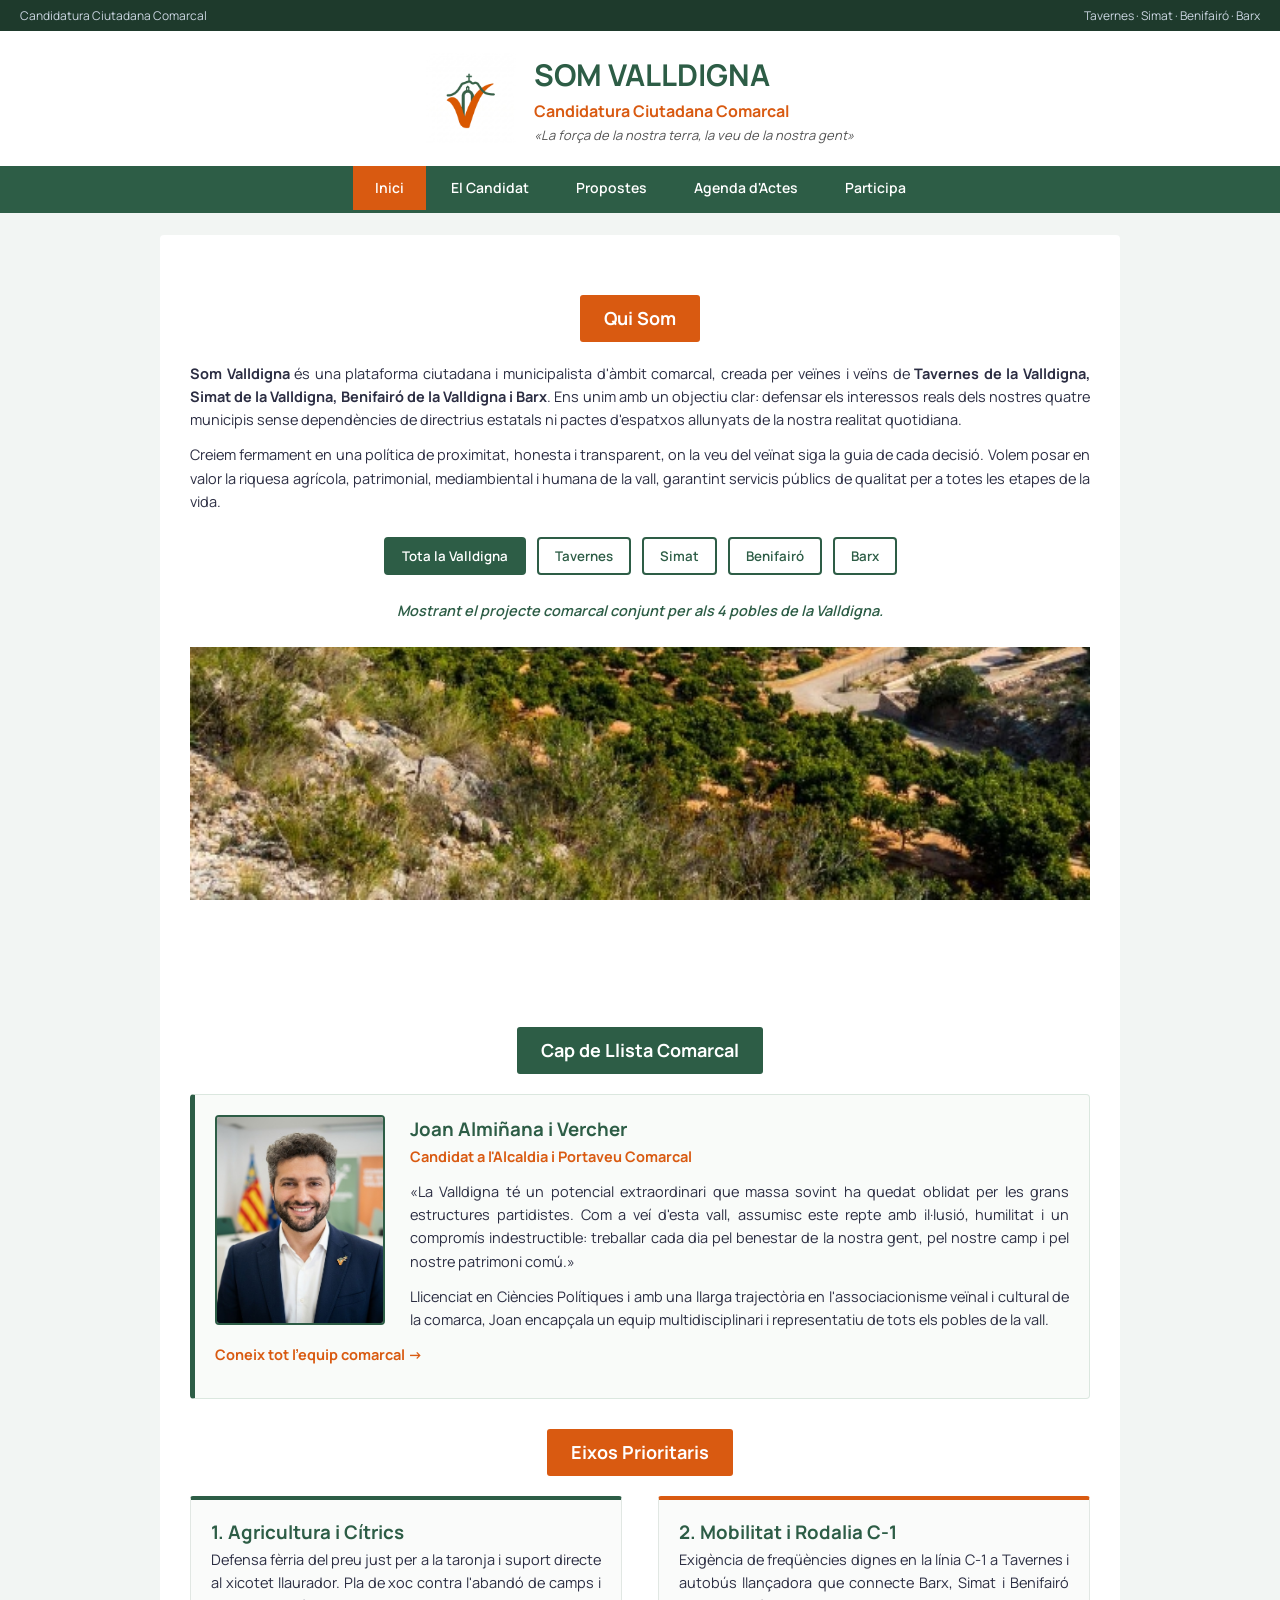
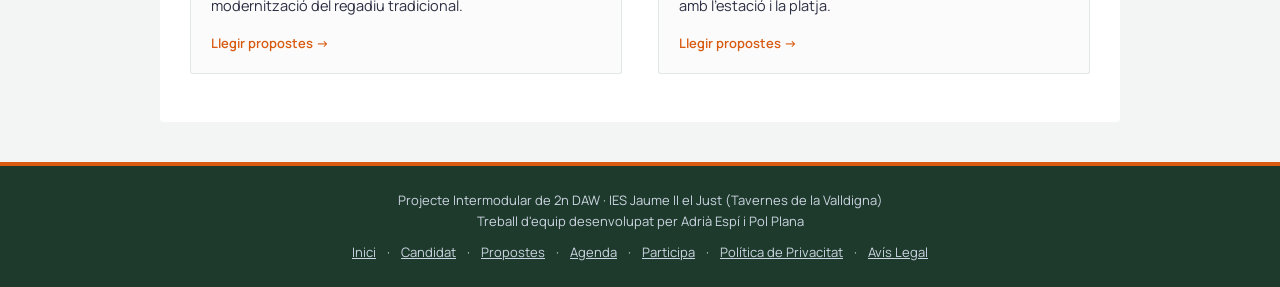
<file: web/index.html>
<!DOCTYPE html>
<html lang="ca">
<head>
  <meta charset="UTF-8">
  <meta name="viewport" content="width=device-width, initial-scale=1.0">
  <title>Som Valldigna - Candidatura Ciutadana Comarcal</title>
  <link rel="stylesheet" href="https://fonts.googleapis.com/css2?family=Manrope:wght@400;600;700&display=swap">
  <link rel="stylesheet" href="style.css">
</head>
<body>

  <header>
    <div class="barra">
      <span>Candidatura Ciutadana Comarcal</span>
      <span>Tavernes · Simat · Benifairó · Barx</span>
    </div>

    <div class="logo">
      <img src="assets/logoFinal.jpg" alt="Logo Som Valldigna">
      <div>
        <h1>SOM VALLDIGNA</h1>
        <p class="subtitol">Candidatura Ciutadana Comarcal</p>
        <p class="lema">«La força de la nostra terra, la veu de la nostra gent»</p>
      </div>
    </div>

    <nav>
      <ul>
        <li><a href="index.html" class="actiu">Inici</a></li>
        <li><a href="candidat.html">El Candidat</a></li>
        <li><a href="programa.html">Propostes</a></li>
        <li><a href="agenda.html">Agenda d'Actes</a></li>
        <li><a href="participa.html">Participa</a></li>
      </ul>
    </nav>
  </header>

  <main id="inici">
    <h2>Qui Som</h2>
    <p>
      <strong>Som Valldigna</strong> és una plataforma ciutadana i municipalista d'àmbit comarcal, creada per veïnes i
      veïns de <strong>Tavernes de la Valldigna, Simat de la Valldigna, Benifairó de la Valldigna i Barx</strong>. Ens
      unim amb un objectiu clar: defensar els interessos reals dels nostres quatre municipis sense dependències de
      directrius estatals ni pactes d'espatxos allunyats de la nostra realitat quotidiana.
    </p>
    <p>
      Creiem fermament en una política de proximitat, honesta i transparent, on la veu del veïnat siga la guia de cada
      decisió. Volem posar en valor la riquesa agrícola, patrimonial, mediambiental i humana de la vall, garantint
      servicis públics de qualitat per a totes les etapes de la vida.
    </p>

    <div class="filtre">
      <button class="btn actiu" onclick="filtrarPoble('tots', this)">Tota la Valldigna</button>
      <button class="btn" onclick="filtrarPoble('tavernes', this)">Tavernes</button>
      <button class="btn" onclick="filtrarPoble('simat', this)">Simat</button>
      <button class="btn" onclick="filtrarPoble('benifairo', this)">Benifairó</button>
      <button class="btn" onclick="filtrarPoble('barx', this)">Barx</button>
    </div>

    <div id="info-comarcal" class="bloc-info" style="margin-bottom: 25px;">
      <p id="text-filtre" style="text-align: center; font-style: italic; color: #2d5d46; font-weight: 600;">
        Mostrant el projecte comarcal conjunt per als 4 pobles de la Valldigna.
      </p>
    </div>

    <div class="parallax"></div>

    <h2 class="verd">Cap de Llista Comarcal</h2>
    <div class="candidat">
      <img src="assets/image.png" alt="Joan Almiñana i Vercher">
      <div>
        <h3>Joan Almiñana i Vercher</h3>
        <p class="carrec">Candidat a l'Alcaldia i Portaveu Comarcal</p>
        <p>
          «La Valldigna té un potencial extraordinari que massa sovint ha quedat oblidat per les grans estructures
          partidistes. Com a veí d'esta vall, assumisc este repte amb il·lusió, humilitat i un compromís indestructible:
          treballar cada dia pel benestar de la nostra gent, pel nostre camp i pel nostre patrimoni comú.»
        </p>
        <p>
          Llicenciat en Ciències Polítiques i amb una llarga trajectòria en l'associacionisme veïnal i cultural de la
          comarca, Joan encapçala un equip multidisciplinari i representatiu de tots els pobles de la vall.
        </p>
        <p style="margin-top: 10px;">
          <a href="candidat.html" style="color: #d95a11; font-weight: 700;">Coneix tot l'equip comarcal &rarr;</a>
        </p>
      </div>
    </div>

    <h2>Eixos Prioritaris</h2>
    <div class="propostes">
      <div class="tarja">
        <h3>1. Agricultura i Cítrics</h3>
        <p>
          Defensa fèrria del preu just per a la taronja i suport directe al xicotet llaurador. Pla de xoc contra l'abandó de camps i modernització del regadiu tradicional.
        </p>
        <a href="programa.html#agricultura" style="color: #d95a11; font-weight: 600; font-size: 13px;">Llegir propostes &rarr;</a>
      </div>

      <div class="tarja">
        <h3>2. Mobilitat i Rodalia C-1</h3>
        <p>
          Exigència de freqüències dignes en la línia C-1 a Tavernes i autobús llançadora que connecte Barx, Simat i Benifairó amb l'estació i la platja.
        </p>
        <a href="programa.html#mobilitat" style="color: #d95a11; font-weight: 600; font-size: 13px;">Llegir propostes &rarr;</a>
      </div>
    </div>
  </main>

  <footer>
    <p>Projecte Intermodular de 2n DAW · IES Jaume II el Just (Tavernes de la Valldigna)</p>
    <p>Treball d'equip desenvolupat per Adrià Espí i Pol Plana</p>
    <div class="links">
      <a href="index.html">Inici</a> ·
      <a href="candidat.html">Candidat</a> ·
      <a href="programa.html">Propostes</a> ·
      <a href="agenda.html">Agenda</a> ·
      <a href="participa.html">Participa</a> ·
      <a href="#">Política de Privacitat</a> ·
      <a href="#">Avís Legal</a>
    </div>
  </footer>

  <script>
    function filtrarPoble(poble, btn) {
      document.querySelectorAll('.btn').forEach(b => b.classList.remove('actiu'));
      btn.classList.add('actiu');
      const textFiltre = document.getElementById('text-filtre');
      if (poble === 'tavernes') {
        textFiltre.textContent = "Prioritats per a Tavernes: Rodalia C-1, regeneració de la platja, polígon industrial i vivenda jove.";
      } else if (poble === 'simat') {
        textFiltre.textContent = "Prioritats per a Simat: Protecció del Monestir de Santa Maria, dinamització turística sostenible i connexió d'autobús.";
      } else if (poble === 'benifairo') {
        textFiltre.textContent = "Prioritats per a Benifairó: Impuls al sector citrícola, suport a les associacions locals i transport comarcal.";
      } else if (poble === 'barx') {
        textFiltre.textContent = "Prioritats per a Barx i La Drova: Comunicacions viàries segures, turisme de muntanya sostenible i servicis sanitaris continus.";
      } else {
        textFiltre.textContent = "Mostrant el projecte comarcal conjunt per als 4 pobles de la Valldigna.";
      }
    }
  </script>

</body>
</html>
</file>
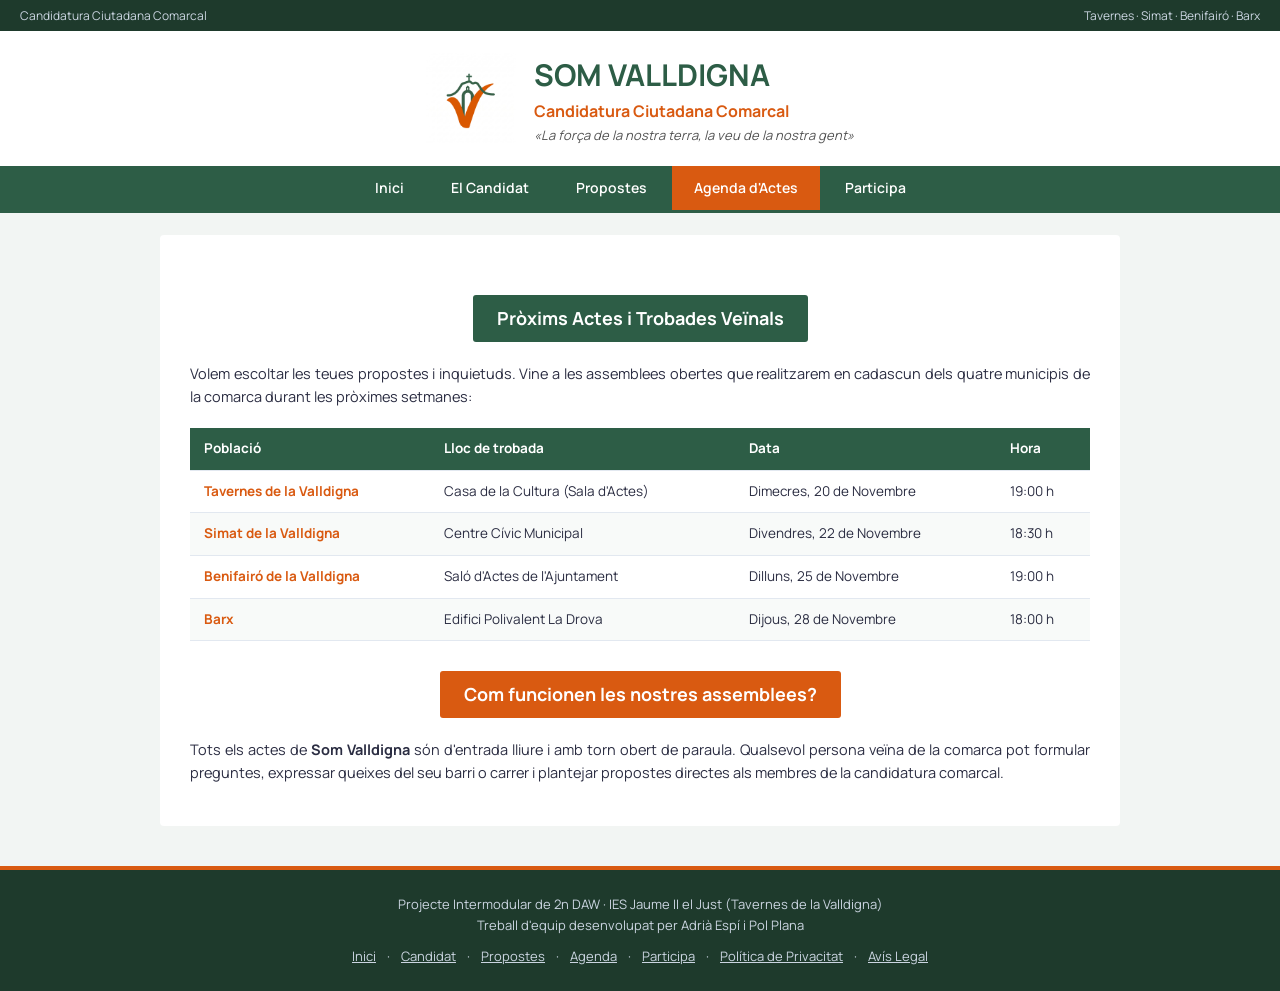
<file: web/agenda.html>
<!DOCTYPE html>
<html lang="ca">
<head>
  <meta charset="UTF-8">
  <meta name="viewport" content="width=device-width, initial-scale=1.0">
  <title>Agenda d'Actes i Trobades - Som Valldigna</title>
  <link rel="stylesheet" href="https://fonts.googleapis.com/css2?family=Manrope:wght@400;600;700&display=swap">
  <link rel="stylesheet" href="style.css">
</head>
<body>

  <header>
    <div class="barra">
      <span>Candidatura Ciutadana Comarcal</span>
      <span>Tavernes · Simat · Benifairó · Barx</span>
    </div>

    <div class="logo">
      <img src="assets/logoFinal.jpg" alt="Logo Som Valldigna">
      <div>
        <h1>SOM VALLDIGNA</h1>
        <p class="subtitol">Candidatura Ciutadana Comarcal</p>
        <p class="lema">«La força de la nostra terra, la veu de la nostra gent»</p>
      </div>
    </div>

    <nav>
      <ul>
        <li><a href="index.html">Inici</a></li>
        <li><a href="candidat.html">El Candidat</a></li>
        <li><a href="programa.html">Propostes</a></li>
        <li><a href="agenda.html" class="actiu">Agenda d'Actes</a></li>
        <li><a href="participa.html">Participa</a></li>
      </ul>
    </nav>
  </header>

  <main>
    <h2 class="verd">Pròxims Actes i Trobades Veïnals</h2>
    <p>
      Volem escoltar les teues propostes i inquietuds. Vine a les assemblees obertes que realitzarem en cadascun dels quatre municipis de la comarca durant les pròximes setmanes:
    </p>

    <table class="agenda">
      <thead>
        <tr>
          <th>Població</th>
          <th>Lloc de trobada</th>
          <th>Data</th>
          <th>Hora</th>
        </tr>
      </thead>
      <tbody>
        <tr>
          <td class="poble">Tavernes de la Valldigna</td>
          <td>Casa de la Cultura (Sala d'Actes)</td>
          <td>Dimecres, 20 de Novembre</td>
          <td>19:00 h</td>
        </tr>
        <tr>
          <td class="poble">Simat de la Valldigna</td>
          <td>Centre Cívic Municipal</td>
          <td>Divendres, 22 de Novembre</td>
          <td>18:30 h</td>
        </tr>
        <tr>
          <td class="poble">Benifairó de la Valldigna</td>
          <td>Saló d'Actes de l'Ajuntament</td>
          <td>Dilluns, 25 de Novembre</td>
          <td>19:00 h</td>
        </tr>
        <tr>
          <td class="poble">Barx</td>
          <td>Edifici Polivalent La Drova</td>
          <td>Dijous, 28 de Novembre</td>
          <td>18:00 h</td>
        </tr>
      </tbody>
    </table>

    <h2>Com funcionen les nostres assemblees?</h2>
    <p>
      Tots els actes de <strong>Som Valldigna</strong> són d'entrada lliure i amb torn obert de paraula. Qualsevol persona veïna de la comarca pot formular preguntes, expressar queixes del seu barri o carrer i plantejar propostes directes als membres de la candidatura comarcal.
    </p>
  </main>

  <footer>
    <p>Projecte Intermodular de 2n DAW · IES Jaume II el Just (Tavernes de la Valldigna)</p>
    <p>Treball d'equip desenvolupat per Adrià Espí i Pol Plana</p>
    <div class="links">
      <a href="index.html">Inici</a> ·
      <a href="candidat.html">Candidat</a> ·
      <a href="programa.html">Propostes</a> ·
      <a href="agenda.html">Agenda</a> ·
      <a href="participa.html">Participa</a> ·
      <a href="#">Política de Privacitat</a> ·
      <a href="#">Avís Legal</a>
    </div>
  </footer>

</body>
</html>
</file>
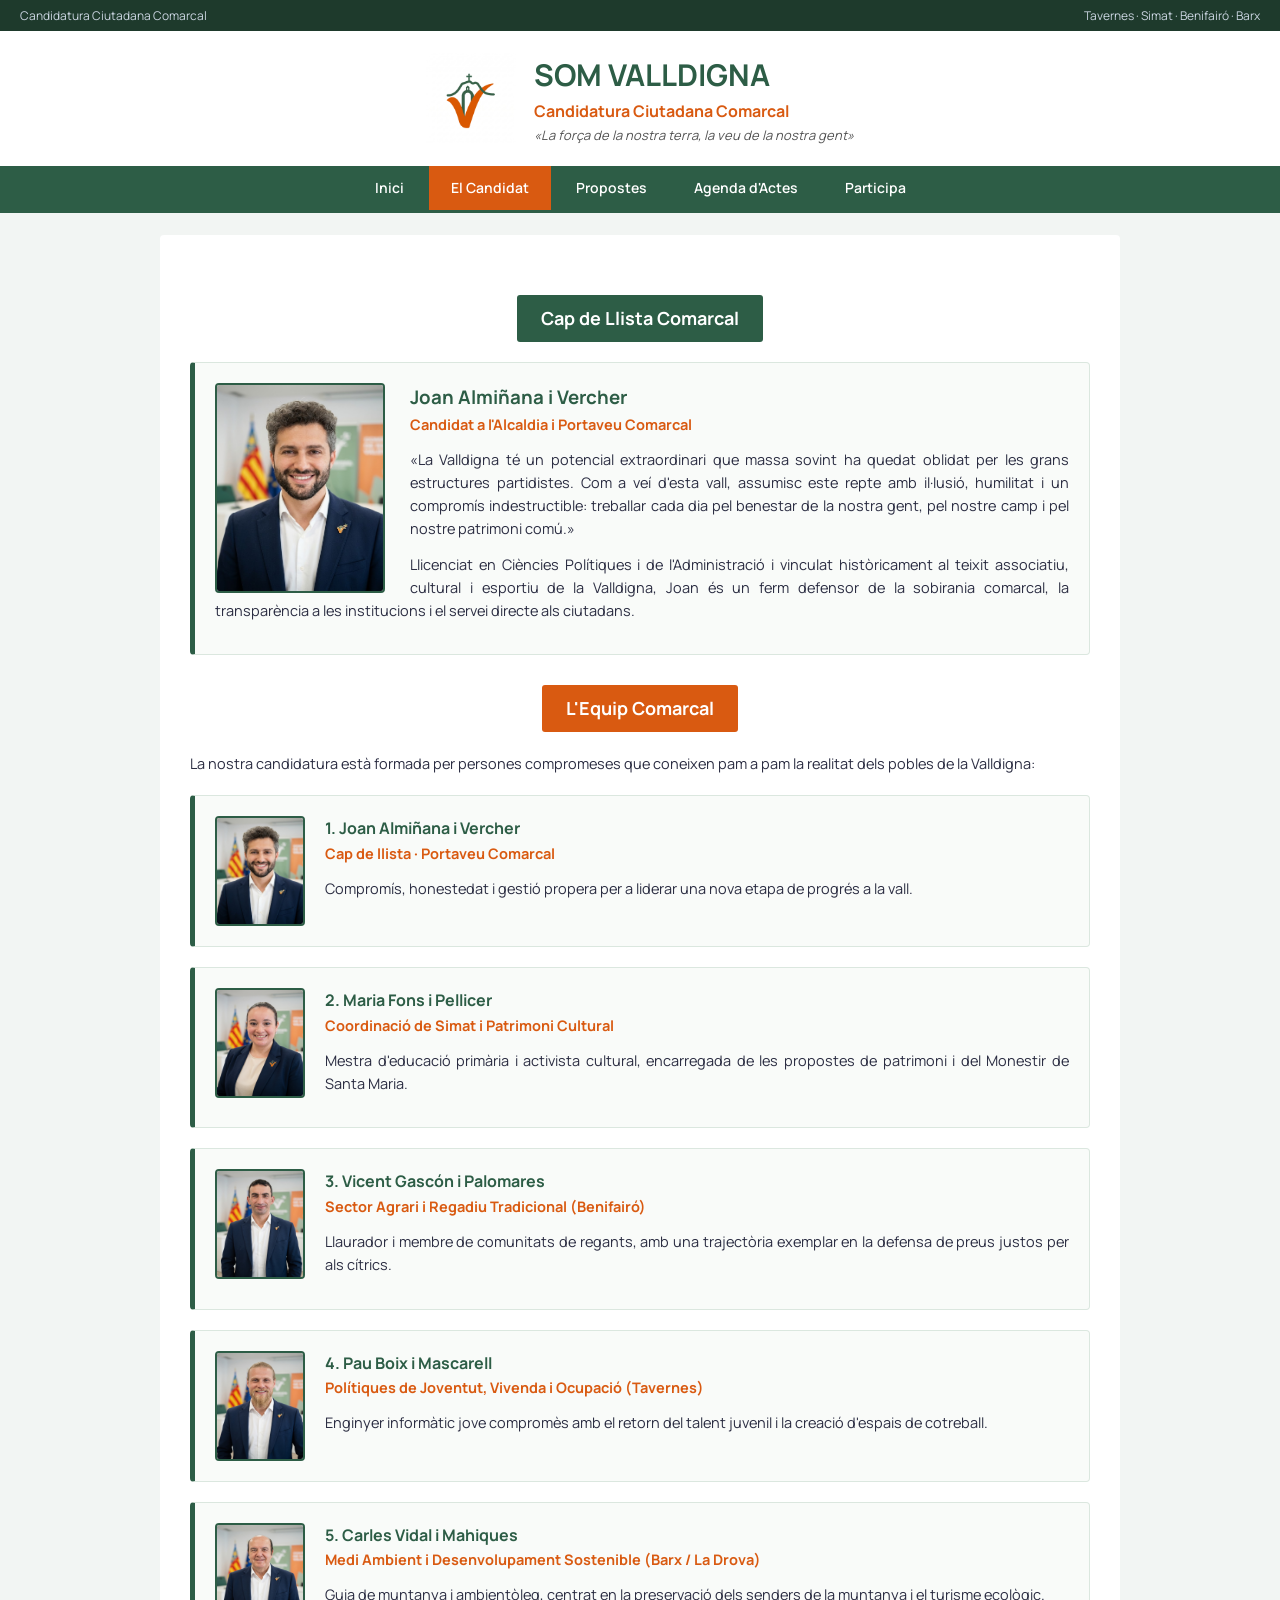
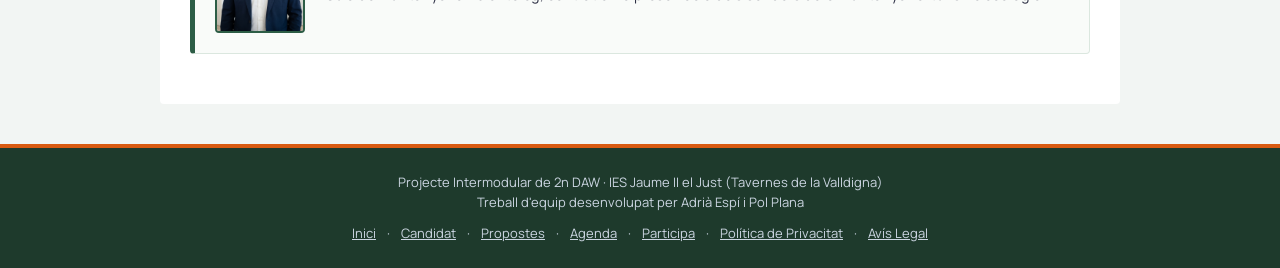
<file: web/candidat.html>
<!DOCTYPE html>
<html lang="ca">
<head>
  <meta charset="UTF-8">
  <meta name="viewport" content="width=device-width, initial-scale=1.0">
  <title>El Candidat i l'Equip - Som Valldigna</title>
  <link rel="stylesheet" href="https://fonts.googleapis.com/css2?family=Manrope:wght@400;600;700&display=swap">
  <link rel="stylesheet" href="style.css">
</head>
<body>

  <header>
    <div class="barra">
      <span>Candidatura Ciutadana Comarcal</span>
      <span>Tavernes · Simat · Benifairó · Barx</span>
    </div>

    <div class="logo">
      <img src="assets/logoFinal.jpg" alt="Logo Som Valldigna">
      <div>
        <h1>SOM VALLDIGNA</h1>
        <p class="subtitol">Candidatura Ciutadana Comarcal</p>
        <p class="lema">«La força de la nostra terra, la veu de la nostra gent»</p>
      </div>
    </div>

    <nav>
      <ul>
        <li><a href="index.html">Inici</a></li>
        <li><a href="candidat.html" class="actiu">El Candidat</a></li>
        <li><a href="programa.html">Propostes</a></li>
        <li><a href="agenda.html">Agenda d'Actes</a></li>
        <li><a href="participa.html">Participa</a></li>
      </ul>
    </nav>
  </header>

  <main>
    <h2 class="verd">Cap de Llista Comarcal</h2>
    <div class="candidat">
      <img src="assets/image.png" alt="Joan Almiñana i Vercher">
      <div>
        <h3>Joan Almiñana i Vercher</h3>
        <p class="carrec">Candidat a l'Alcaldia i Portaveu Comarcal</p>
        <p>
          «La Valldigna té un potencial extraordinari que massa sovint ha quedat oblidat per les grans estructures
          partidistes. Com a veí d'esta vall, assumisc este repte amb il·lusió, humilitat i un compromís indestructible:
          treballar cada dia pel benestar de la nostra gent, pel nostre camp i pel nostre patrimoni comú.»
        </p>
        <p>
          Llicenciat en Ciències Polítiques i de l'Administració i vinculat històricament al teixit associatiu, cultural i esportiu de la Valldigna, Joan és un ferm defensor de la sobirania comarcal, la transparència a les institucions i el servei directe als ciutadans.
        </p>
      </div>
    </div>

    <h2>L'Equip Comarcal</h2>
    <p>
      La nostra candidatura està formada per persones compromeses que coneixen pam a pam la realitat dels pobles de la Valldigna:
    </p>

    <div class="llista-equip">
      <div class="membre">
        <img src="assets/image.png" alt="Joan Almiñana i Vercher">
        <div class="info">
          <h4>1. Joan Almiñana i Vercher</h4>
          <p class="rol">Cap de llista · Portaveu Comarcal</p>
          <p>Compromís, honestedat i gestió propera per a liderar una nova etapa de progrés a la vall.</p>
        </div>
      </div>

      <div class="membre">
        <img src="assets/candidat2_simat.jpeg" alt="Maria Fons i Pellicer">
        <div class="info">
          <h4>2. Maria Fons i Pellicer</h4>
          <p class="rol">Coordinació de Simat i Patrimoni Cultural</p>
          <p>Mestra d'educació primària i activista cultural, encarregada de les propostes de patrimoni i del Monestir de Santa Maria.</p>
        </div>
      </div>

      <div class="membre">
        <img src="assets/candidat3_benifairo.jpeg" alt="Vicent Gascón i Palomares">
        <div class="info">
          <h4>3. Vicent Gascón i Palomares</h4>
          <p class="rol">Sector Agrari i Regadiu Tradicional (Benifairó)</p>
          <p>Llaurador i membre de comunitats de regants, amb una trajectòria exemplar en la defensa de preus justos per als cítrics.</p>
        </div>
      </div>

      <div class="membre">
        <img src="assets/candidat4_tavernes.jpeg" alt="Pau Boix i Mascarell">
        <div class="info">
          <h4>4. Pau Boix i Mascarell</h4>
          <p class="rol">Polítiques de Joventut, Vivenda i Ocupació (Tavernes)</p>
          <p>Enginyer informàtic jove compromès amb el retorn del talent juvenil i la creació d'espais de cotreball.</p>
        </div>
      </div>

      <div class="membre">
        <img src="assets/candidat5_barx.jpeg" alt="Carles Vidal i Mahiques">
        <div class="info">
          <h4>5. Carles Vidal i Mahiques</h4>
          <p class="rol">Medi Ambient i Desenvolupament Sostenible (Barx / La Drova)</p>
          <p>Guia de muntanya i ambientòleg, centrat en la preservació dels senders de la muntanya i el turisme ecològic.</p>
        </div>
      </div>
    </div>
  </main>

  <footer>
    <p>Projecte Intermodular de 2n DAW · IES Jaume II el Just (Tavernes de la Valldigna)</p>
    <p>Treball d'equip desenvolupat per Adrià Espí i Pol Plana</p>
    <div class="links">
      <a href="index.html">Inici</a> ·
      <a href="candidat.html">Candidat</a> ·
      <a href="programa.html">Propostes</a> ·
      <a href="agenda.html">Agenda</a> ·
      <a href="participa.html">Participa</a> ·
      <a href="#">Política de Privacitat</a> ·
      <a href="#">Avís Legal</a>
    </div>
  </footer>

</body>
</html>
</file>
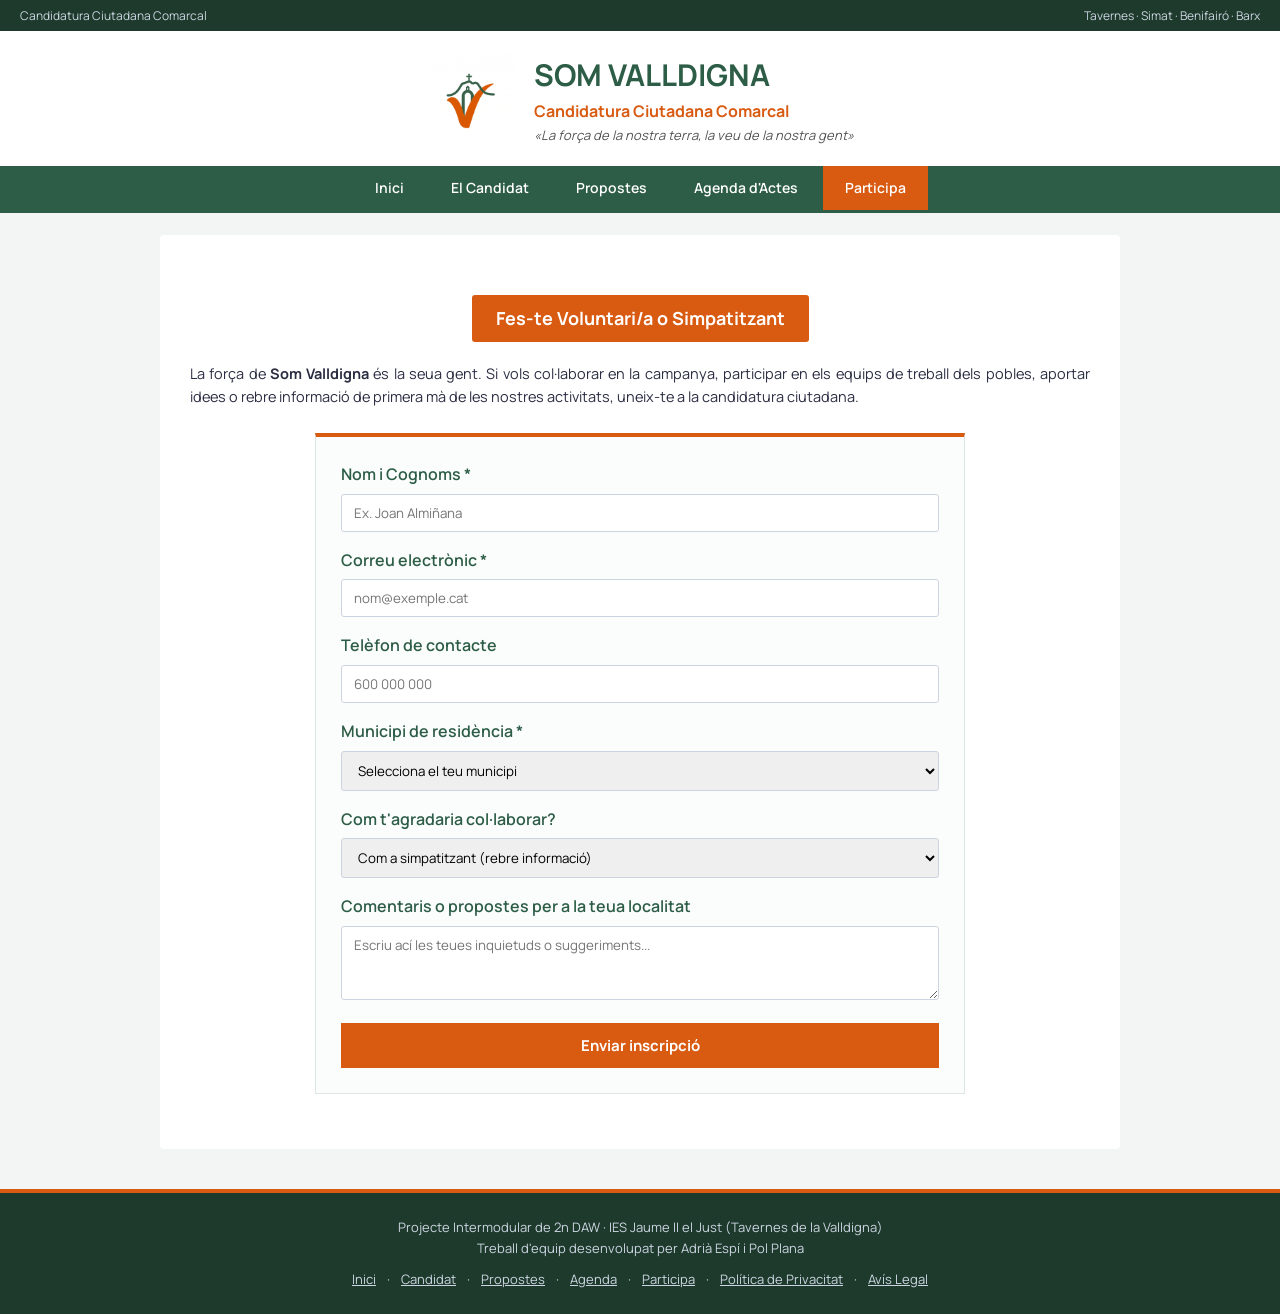
<file: web/participa.html>
<!DOCTYPE html>
<html lang="ca">
<head>
  <meta charset="UTF-8">
  <meta name="viewport" content="width=device-width, initial-scale=1.0">
  <title>Participa i Fes-te Voluntari - Som Valldigna</title>
  <link rel="stylesheet" href="https://fonts.googleapis.com/css2?family=Manrope:wght@400;600;700&display=swap">
  <link rel="stylesheet" href="style.css">
</head>
<body>

  <header>
    <div class="barra">
      <span>Candidatura Ciutadana Comarcal</span>
      <span>Tavernes · Simat · Benifairó · Barx</span>
    </div>

    <div class="logo">
      <img src="assets/logoFinal.jpg" alt="Logo Som Valldigna">
      <div>
        <h1>SOM VALLDIGNA</h1>
        <p class="subtitol">Candidatura Ciutadana Comarcal</p>
        <p class="lema">«La força de la nostra terra, la veu de la nostra gent»</p>
      </div>
    </div>

    <nav>
      <ul>
        <li><a href="index.html">Inici</a></li>
        <li><a href="candidat.html">El Candidat</a></li>
        <li><a href="programa.html">Propostes</a></li>
        <li><a href="agenda.html">Agenda d'Actes</a></li>
        <li><a href="participa.html" class="actiu">Participa</a></li>
      </ul>
    </nav>
  </header>

  <main>
    <h2>Fes-te Voluntari/a o Simpatitzant</h2>
    <p>
      La força de <strong>Som Valldigna</strong> és la seua gent. Si vols col·laborar en la campanya, participar en els equips de treball dels pobles, aportar idees o rebre informació de primera mà de les nostres activitats, uneix-te a la candidatura ciutadana.
    </p>

    <form class="form" id="form-voluntariat" onsubmit="enviarFormulari(event)">
      <div class="camp">
        <label for="nom">Nom i Cognoms *</label>
        <input type="text" id="nom" name="nom" required placeholder="Ex. Joan Almiñana">
      </div>

      <div class="camp">
        <label for="email">Correu electrònic *</label>
        <input type="email" id="email" name="email" required placeholder="nom@exemple.cat">
      </div>

      <div class="camp">
        <label for="telefon">Telèfon de contacte</label>
        <input type="tel" id="telefon" name="telefon" placeholder="600 000 000">
      </div>

      <div class="camp">
        <label for="municipi">Municipi de residència *</label>
        <select id="municipi" name="municipi" required>
          <option value="" disabled selected>Selecciona el teu municipi</option>
          <option value="Tavernes">Tavernes de la Valldigna</option>
          <option value="Simat">Simat de la Valldigna</option>
          <option value="Benifairo">Benifairó de la Valldigna</option>
          <option value="Barx">Barx / La Drova</option>
        </select>
      </div>

      <div class="camp">
        <label for="interes">Com t'agradaria col·laborar?</label>
        <select id="interes" name="interes">
          <option value="simpatitzant">Com a simpatitzant (rebre informació)</option>
          <option value="actes">Suport en actes i assemblees</option>
          <option value="xarxes">Difusió i comunicació en xarxes</option>
          <option value="programa">Grups de treball del programa comarcal</option>
        </select>
      </div>

      <div class="camp">
        <label for="missatge">Comentaris o propostes per a la teua localitat</label>
        <textarea id="missatge" name="missatge" rows="3" placeholder="Escriu ací les teues inquietuds o suggeriments..."></textarea>
      </div>

      <button type="submit" class="enviar">Enviar inscripció</button>

      <div class="exit" id="missatge-confirmacio">
        Moltes gràcies pel teu suport a Som Valldigna! Ens posarem en contacte amb tu prompte.
      </div>
    </form>
  </main>

  <footer>
    <p>Projecte Intermodular de 2n DAW · IES Jaume II el Just (Tavernes de la Valldigna)</p>
    <p>Treball d'equip desenvolupat per Adrià Espí i Pol Plana</p>
    <div class="links">
      <a href="index.html">Inici</a> ·
      <a href="candidat.html">Candidat</a> ·
      <a href="programa.html">Propostes</a> ·
      <a href="agenda.html">Agenda</a> ·
      <a href="participa.html">Participa</a> ·
      <a href="#">Política de Privacitat</a> ·
      <a href="#">Avís Legal</a>
    </div>
  </footer>

  <script>
    function enviarFormulari(e) {
      e.preventDefault();
      const confirmacio = document.getElementById('missatge-confirmacio');
      confirmacio.style.display = 'block';
      document.getElementById('form-voluntariat').reset();
      confirmacio.scrollIntoView({ behavior: 'smooth' });
    }
  </script>

</body>
</html>
</file>
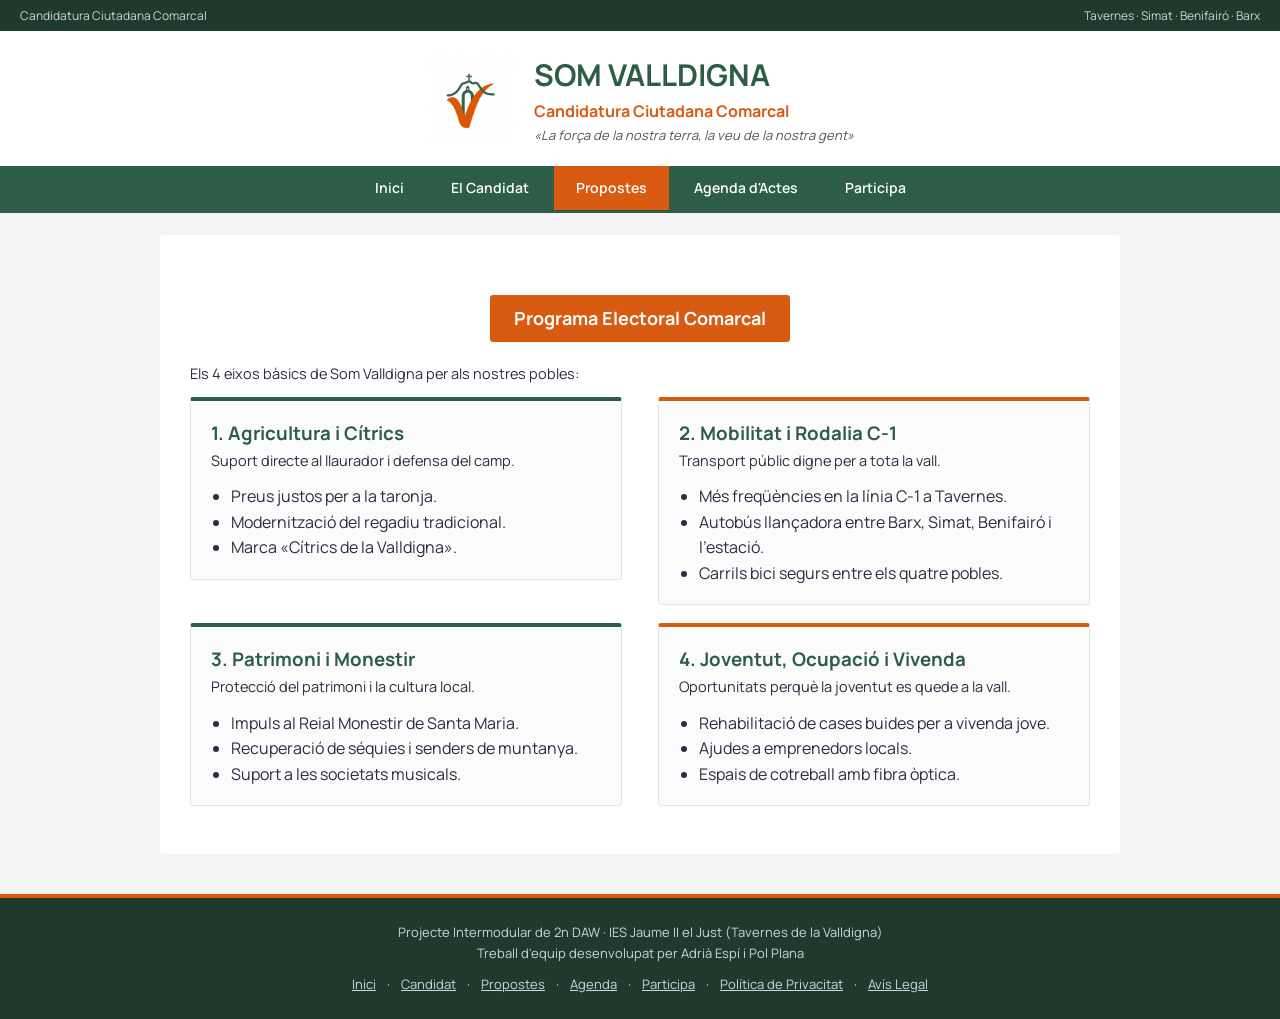
<file: web/programa.html>
<!DOCTYPE html>
<html lang="ca">
<head>
  <meta charset="UTF-8">
  <meta name="viewport" content="width=device-width, initial-scale=1.0">
  <title>Propostes i Programa Electoral - Som Valldigna</title>
  <link rel="stylesheet" href="https://fonts.googleapis.com/css2?family=Manrope:wght@400;600;700&display=swap">
  <link rel="stylesheet" href="style.css">
</head>
<body>

  <header>
    <div class="barra">
      <span>Candidatura Ciutadana Comarcal</span>
      <span>Tavernes · Simat · Benifairó · Barx</span>
    </div>

    <div class="logo">
      <img src="assets/logoFinal.jpg" alt="Logo Som Valldigna">
      <div>
        <h1>SOM VALLDIGNA</h1>
        <p class="subtitol">Candidatura Ciutadana Comarcal</p>
        <p class="lema">«La força de la nostra terra, la veu de la nostra gent»</p>
      </div>
    </div>

    <nav>
      <ul>
        <li><a href="index.html">Inici</a></li>
        <li><a href="candidat.html">El Candidat</a></li>
        <li><a href="programa.html" class="actiu">Propostes</a></li>
        <li><a href="agenda.html">Agenda d'Actes</a></li>
        <li><a href="participa.html">Participa</a></li>
      </ul>
    </nav>
  </header>

  <main>
    <h2>Programa Electoral Comarcal</h2>
    <p>
      Els 4 eixos bàsics de Som Valldigna per als nostres pobles:
    </p>

    <div class="propostes">
      <div class="tarja" id="agricultura">
        <h3>1. Agricultura i Cítrics</h3>
        <p>Suport directe al llaurador i defensa del camp.</p>
        <ul>
          <li>Preus justos per a la taronja.</li>
          <li>Modernització del regadiu tradicional.</li>
          <li>Marca «Cítrics de la Valldigna».</li>
        </ul>
      </div>

      <div class="tarja" id="mobilitat">
        <h3>2. Mobilitat i Rodalia C-1</h3>
        <p>Transport públic digne per a tota la vall.</p>
        <ul>
          <li>Més freqüències en la línia C-1 a Tavernes.</li>
          <li>Autobús llançadora entre Barx, Simat, Benifairó i l'estació.</li>
          <li>Carrils bici segurs entre els quatre pobles.</li>
        </ul>
      </div>

      <div class="tarja" id="patrimoni">
        <h3>3. Patrimoni i Monestir</h3>
        <p>Protecció del patrimoni i la cultura local.</p>
        <ul>
          <li>Impuls al Reial Monestir de Santa Maria.</li>
          <li>Recuperació de séquies i senders de muntanya.</li>
          <li>Suport a les societats musicals.</li>
        </ul>
      </div>

      <div class="tarja" id="joventut">
        <h3>4. Joventut, Ocupació i Vivenda</h3>
        <p>Oportunitats perquè la joventut es quede a la vall.</p>
        <ul>
          <li>Rehabilitació de cases buides per a vivenda jove.</li>
          <li>Ajudes a emprenedors locals.</li>
          <li>Espais de cotreball amb fibra òptica.</li>
        </ul>
      </div>
    </div>
  </main>

  <footer>
    <p>Projecte Intermodular de 2n DAW · IES Jaume II el Just (Tavernes de la Valldigna)</p>
    <p>Treball d'equip desenvolupat per Adrià Espí i Pol Plana</p>
    <div class="links">
      <a href="index.html">Inici</a> ·
      <a href="candidat.html">Candidat</a> ·
      <a href="programa.html">Propostes</a> ·
      <a href="agenda.html">Agenda</a> ·
      <a href="participa.html">Participa</a> ·
      <a href="#">Política de Privacitat</a> ·
      <a href="#">Avís Legal</a>
    </div>
  </footer>

</body>
</html>
</file>
<file: web/style.css>
* {
  margin: 0;
  padding: 0;
  box-sizing: border-box;
  font-family: "Manrope", sans-serif;
}
body {
  background: #f2f5f3;
  color: #2b2d42;
  line-height: 1.6;
  padding-top: 210px;
}
a {
  text-decoration: none;
  color: inherit;
}
header {
  position: fixed;
  top: 0;
  left: 0;
  width: 100%;
  z-index: 1000;
  background: #fff;
  border-bottom: 3px solid #2d5d46;
}
.barra,
footer {
  background: #1e3a2c;
  color: #cbd5e1;
  font-size: 12px;
}
.barra {
  padding: 6px 20px;
}
.barra span:last-child {
  float: right;
}
.logo {
  text-align: center;
  padding: 20px;
}
.logo img {
  height: 90px;
  vertical-align: middle;
  margin-right: 15px;
}
.logo div {
  display: inline-block;
  vertical-align: middle;
  text-align: left;
}
.logo h1,
.candidat h3,
.membre h4,
.tarja h3,
.tarja h4 {
  color: #2d5d46;
}
.logo h1 {
  font-size: 30px;
}
.subtitol,
.carrec,
.membre .rol,
.agenda .poble {
  color: #d95a11;
  font-weight: 700;
}
.lema {
  font-size: 13px;
  color: #555;
  font-style: italic;
}
nav,
.verd,
.agenda th {
  background: #2d5d46;
  color: #fff;
}
nav ul {
  text-align: center;
  list-style: none;
}
nav li {
  display: inline-block;
}
nav a {
  display: block;
  padding: 11px 22px;
  font-weight: 600;
  font-size: 14px;
}
nav a:hover,
nav .actiu,
h2 {
  background: #d95a11;
  color: #fff;
}
main {
  max-width: 960px;
  margin: 25px auto;
  background: #fff;
  padding: 30px;
  border-radius: 4px;
}
main p {
  font-size: 14.5px;
  margin-bottom: 12px;
  text-align: justify;
}
h2 {
  padding: 9px 24px;
  font-size: 18px;
  width: fit-content;
  margin: 30px auto 20px;
  border-radius: 3px;
}
.candidat::after,
.membre::after,
.propostes::after {
  content: "";
  display: table;
  clear: both;
}
.candidat,
.membre {
  background: #f9fbf9;
  border: 1px solid #dbe7df;
  border-left: 5px solid #2d5d46;
  padding: 20px;
  border-radius: 4px;
  margin: 20px 0;
  transition: 0.25s;
}
.candidat:hover,
.membre:hover {
  transform: scale(1.02);
  border-left-color: #d95a11;
}
.candidat img,
.membre img {
  float: left;
  border: 2px solid #2d5d46;
  border-radius: 4px;
  width: 170px;
  height: 210px;
  margin-right: 25px;
}
.membre img {
  width: 90px;
  height: 110px;
  margin-right: 20px;
}
.info {
  overflow: hidden;
}
.filtre {
  text-align: center;
  margin: 20px 0;
}
.btn {
  background: #fff;
  color: #2d5d46;
  border: 2px solid #2d5d46;
  padding: 8px 16px;
  border-radius: 4px;
  font-weight: 600;
  cursor: pointer;
  margin: 4px;
}
.btn:hover,
.btn.actiu {
  background: #2d5d46;
  color: #fff;
}
.btn:hover {
  background: #d95a11;
  border-color: #d95a11;
}
.tarja {
  width: 48%;
  float: left;
  margin: 0 4% 18px 0;
  padding: 18px 20px;
  background: #fafbfa;
  border: 1px solid #e1e7e3;
  border-top: 4px solid #2d5d46;
  border-radius: 3px;
}
.tarja:nth-child(2n) {
  margin-right: 0;
  border-top-color: #d95a11;
}
.tarja ul {
  padding-left: 20px;
}
.agenda {
  width: 100%;
  border-collapse: collapse;
  margin: 20px 0;
  font-size: 13.5px;
}
.agenda th,
.agenda td {
  padding: 10px 14px;
  text-align: left;
  border-bottom: 1px solid #e2e8f0;
}
.agenda tr:nth-child(even) {
  background: #f8faf9;
}
.form {
  max-width: 650px;
  margin: 25px auto;
  padding: 25px;
  background: #fbfdfc;
  border: 1px solid #dbe7df;
  border-top: 4px solid #d95a11;
}
.camp {
  margin-bottom: 16px;
}
.camp label {
  display: block;
  font-weight: 600;
  color: #2d5d46;
  margin-bottom: 6px;
}
.camp input,
.camp select,
.camp textarea {
  width: 100%;
  padding: 9px 12px;
  border: 1px solid #cbd5e1;
  border-radius: 3px;
}
.enviar {
  background: #d95a11;
  color: #fff;
  border: none;
  padding: 12px;
  font-size: 15px;
  font-weight: 700;
  cursor: pointer;
  width: 100%;
}
.exit {
  display: none;
  background: #eaf2ec;
  border: 1px solid #2d5d46;
  color: #2d5d46;
  padding: 14px;
  margin-top: 15px;
  font-weight: 600;
  text-align: center;
}
.parallax {
  background: url("assets/valldigna_parallax.jpg") center/cover no-repeat fixed;
  height: 350px;
  margin: 25px 0;
}
footer {
  padding: 24px 20px;
  margin-top: 40px;
  border-top: 4px solid #d95a11;
  font-size: 13px;
  text-align: center;
}
.links {
  margin-top: 10px;
}
.links a {
  margin: 0 8px;
  text-decoration: underline;
}
</file>
